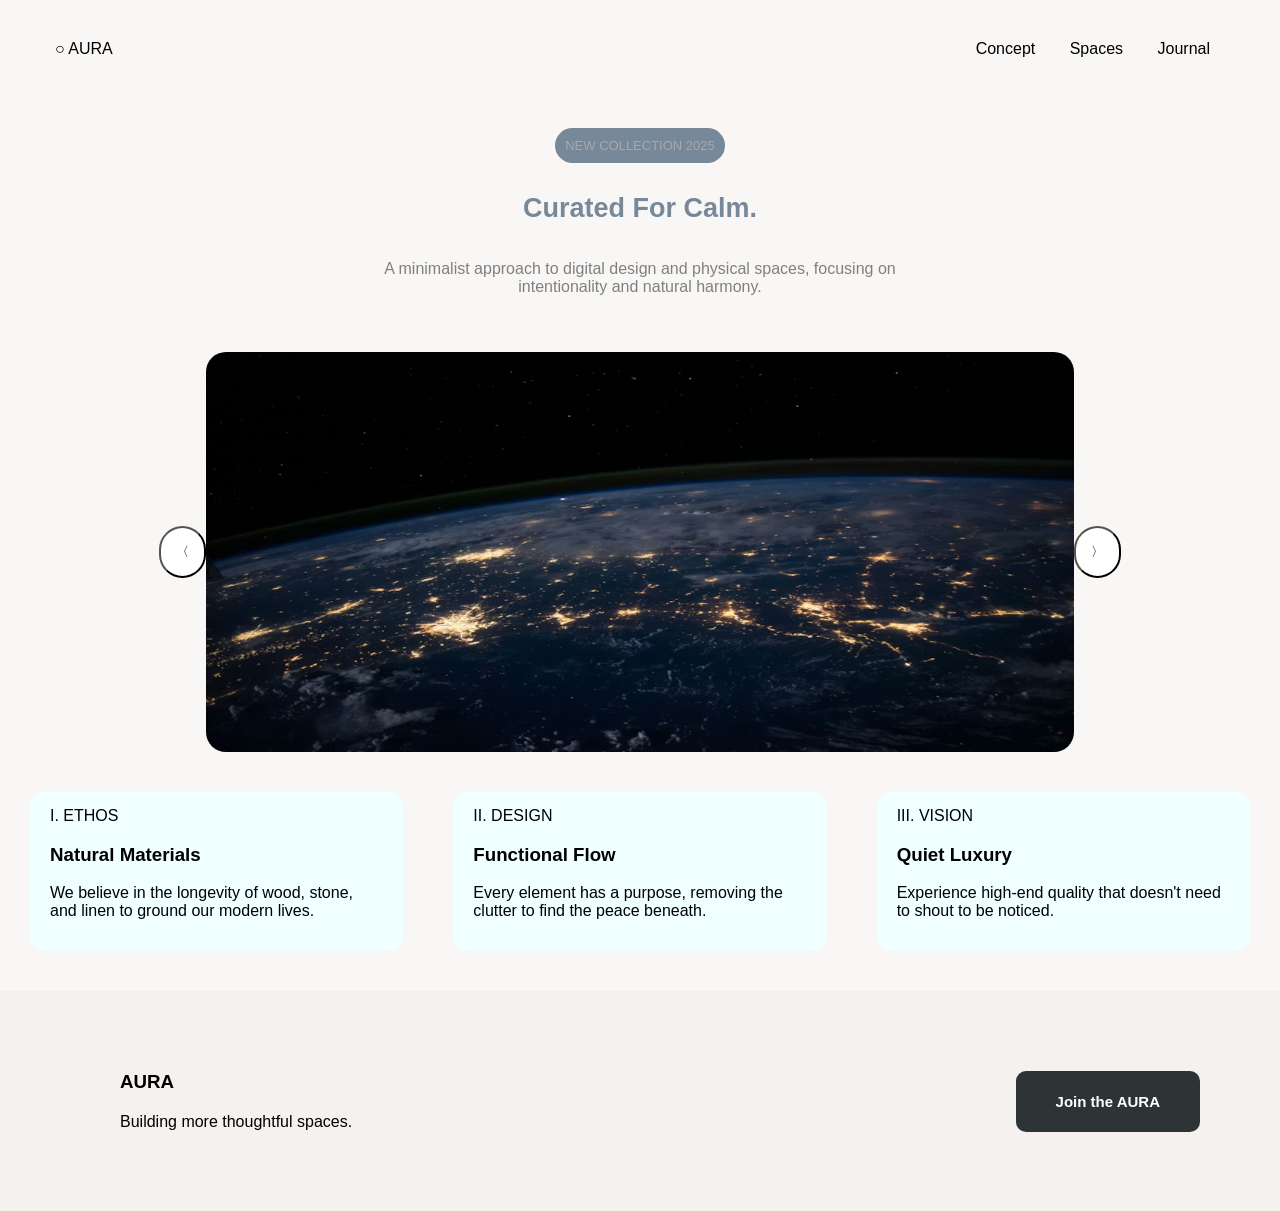
<file: Final2/index.html>
<!DOCTYPE html>
<html lang="en">
<head>
    <meta charset="UTF-8">
    <meta name="viewport" content="width=device-width, initial-scale=1.0">
    <title>Document</title>
    <link rel="stylesheet" href="style.css">
</head>
<body>
   <header>
    <div class="logo">○ AURA</div>
    <nav>
        <a href="#">Concept</a>
        <a href="#">Spaces</a>
        <a href="#">Journal</a>
    </nav>
   </header>

   <section>
    <div class="Hero">
        <div class="badge">NEW COLLECTION 2025</div>
        <h1>Curated For Calm.</h1>
        <p>A minimalist approach to digital design and physical spaces, focusing on<br> intentionality and natural harmony.</p>
    </div>
   </section>

   <section>
    <div class="image-slider">
        <button class="prev" onclick="changeImage(-1)">〈</button>
         <img id="image" src="image/earth.avif" width="1000" height="400" >
        <button class="next" onclick="changeImage(1)">〉</button>
    </div>
   </section>

   <section>
     <div class="feature">
        
        <div class="box">
            <span>I. ETHOS</span>
            <h3>Natural Materials</h3>
            <p>We believe in the longevity of wood, stone, and linen to ground our modern lives.</p>
        </div>

        <div class="box">
            <span>II. DESIGN</span>
            <h3>Functional Flow</h3>
            <p>Every element has a purpose, removing the clutter to find the peace beneath.</p>
        </div>
        
        <div class="box">
            <span>III. VISION</span>
            <h3>Quiet Luxury</h3>
            <p>Experience high-end quality that doesn't need to shout to be noticed.</p>
        </div>
     </div>
   </section>

   <footer>
    <div>
        <h3>AURA</h3>
        <p>Building more thoughtful spaces.</p>
    </div>

    <button class="btn">Join the AURA</button>
   </footer>

   <script>
    const images = [
        "image/earth.avif",
        "image/earthw.avif",
        "image/nature.avif" 
    ];

    let index = 0;
    const slider = document.getElementById("image");

    function changeImage(direction) {
        index += direction;

        if (index < 0) {
            index = images.length - 1;
        }

        if (index >= images.length) {
            index = 0;
        }

        slider.src = images[index];

    }
</script>

</body>
</html>
</file>
<file: Final2/style.css>
/* :root {
    --bg-color: #f9f7f5;
    --text-color: #333;
    --accent: #d9cfc1;
    --highlight: #e6dfd3;
} */
 body{
   background-color:  #f9f7f5;
    padding: 0;
    margin: 0;
    font-family: Arial, Helvetica, sans-serif;

 }
 header{
    display: flex;
    justify-content: space-between;
    align-items: center;
    padding: 10px 20px;
    gap: 20px;
    margin: 10px 15px;
 }
 .logo{
    font-size: medium;
    margin-left: 20px;
    
 }
 nav{
    
    padding: 20px;
 }
 nav a{
    margin: 15px;
    text-decoration: none;
    color: black;
 }
 nav a:hover{
    color: gray;
 }
 .Hero{
    text-align: center;
    padding: 30px;
    font-size:large;
 }
 .badge{
    font-size: small;
    background-color: lightslategray;
    color: darkgray;
    padding: 10px;
    border-radius: 25px;
    border: none;
    display: inline-block;/* this will sure the background apply only on the text*/
 }
 .Hero h1{
    color: lightslategrey;
    padding: 20px;
    margin: 10px 20px;
 }
 .Hero p{
    font-size: medium;
    color: gray;

 }
 .image-slider{
    display: flex;
    justify-content: center;
    align-items: center;
    margin: 10px 20px;
 }
 .image-slider img{
    border-radius: 20px;
    width: 70%;
    transition: 0.1s;
 }
 .prev{
    background-color: white;
    border-radius: 50px;
    color: black;
    font-weight: 200;
    padding: 15px;
 }
 .next{
    background-color: white;
    border-radius: 50px;
    color: black;
    font-weight: 200;
    padding: 15px;
 }
 .feature{
    margin-top: 40px 0;
    display: flex;
    justify-content: space-between;
    align-items: center;
    margin: 10px;
    gap: 10px;

 }
 .box{
    border: none;
    flex: 1;
    background-color: azure;
    margin: 30px 20px;
    padding: 15px 20px;
    border-radius: 15px;
   
 }
 .box:hover{
    background-color: blanchedalmond;
    transform: translate(-5p);
 }
 footer {
    display: flex;
    justify-content: space-between; /* Pushes text to left, button to right */
    align-items: center;            /* Centers them vertically */
    padding: 60px 80px;             /* Gives the footer room to breathe */
    background-color: #f4f1ee;      /* The soft off-white from the image */
}
 footer h3{
    margin: 20px 40px;
 }
 footer p{
    margin: 20px 40px;
 }
.btn {
    background-color: #2d3436;   /* Dark charcoal gray from image */
    color: #ffffff;
    border: none;
    /* CHANGED: Matches the specific rounded-square look in the image */
    border-radius: 10px;        
    /* CHANGED: Significant padding increase to give it that "heavy" feel */
    padding: 22px 40px;         
    font-size: 15px;
    font-weight: 600;
    /* ADDED: Ensures the button doesn't stretch or shrink weirdly */
    display: inline-block;
    width: auto;
    cursor: pointer;
    /* ADDED: Smooth transition for professional feel */
    transition: background-color 0.3s ease;
    /* ADDED: Removes any default browser styling */
    outline: none;
    text-decoration: none;
}

.btn:hover {
    background-color: #1e2425; /* Slightly darker on hover */
}
</file>
